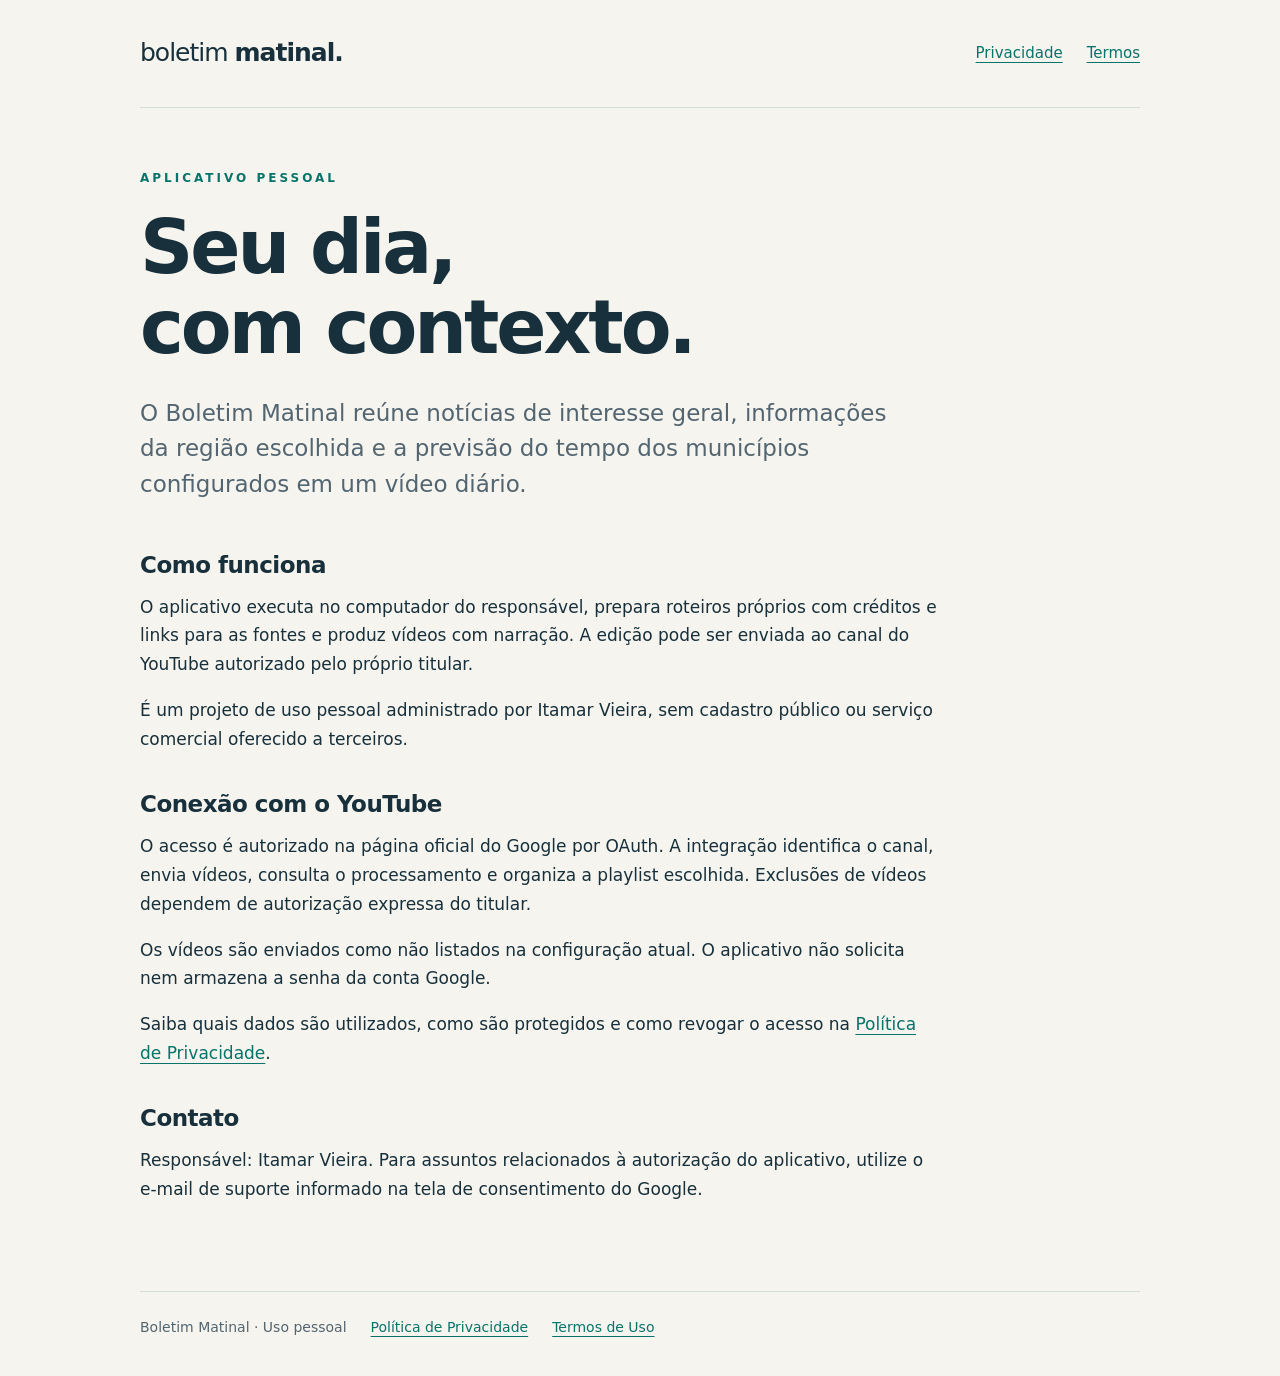
<file: index.html>
<!doctype html>
<html lang="pt-BR">
<head>
  <meta charset="utf-8">
  <meta name="viewport" content="width=device-width, initial-scale=1">
  <meta name="description" content="Boletim Matinal: aplicativo pessoal para produzir boletins de notícias, previsão local e vídeos no YouTube.">
  <title>Boletim Matinal</title>
  <link rel="stylesheet" href="style.css">
</head>
<body>
  <header><a class="brand" href="index.html">boletim <strong>matinal.</strong></a><nav aria-label="Navegação"><a href="privacidade.html">Privacidade</a><a href="termos.html">Termos</a></nav></header>
  <main>
    <p class="eyebrow">APLICATIVO PESSOAL</p>
    <h1>Seu dia,<br>com contexto.</h1>
    <p class="lead">O Boletim Matinal reúne notícias de interesse geral, informações da região escolhida e a previsão do tempo dos municípios configurados em um vídeo diário.</p>
    <section>
      <h2>Como funciona</h2>
      <p>O aplicativo executa no computador do responsável, prepara roteiros próprios com créditos e links para as fontes e produz vídeos com narração. A edição pode ser enviada ao canal do YouTube autorizado pelo próprio titular.</p>
      <p>É um projeto de uso pessoal administrado por Itamar Vieira, sem cadastro público ou serviço comercial oferecido a terceiros.</p>
    </section>
    <section>
      <h2>Conexão com o YouTube</h2>
      <p>O acesso é autorizado na página oficial do Google por OAuth. A integração identifica o canal, envia vídeos, consulta o processamento e organiza a playlist escolhida. Exclusões de vídeos dependem de autorização expressa do titular.</p>
      <p>Os vídeos são enviados como não listados na configuração atual. O aplicativo não solicita nem armazena a senha da conta Google.</p>
      <p>Saiba quais dados são utilizados, como são protegidos e como revogar o acesso na <a href="privacidade.html">Política de Privacidade</a>.</p>
    </section>
    <section>
      <h2>Contato</h2>
      <p>Responsável: Itamar Vieira. Para assuntos relacionados à autorização do aplicativo, utilize o e-mail de suporte informado na tela de consentimento do Google.</p>
    </section>
  </main>
  <footer><span>Boletim Matinal · Uso pessoal</span><a href="privacidade.html">Política de Privacidade</a><a href="termos.html">Termos de Uso</a></footer>
</body>
</html>
</file>
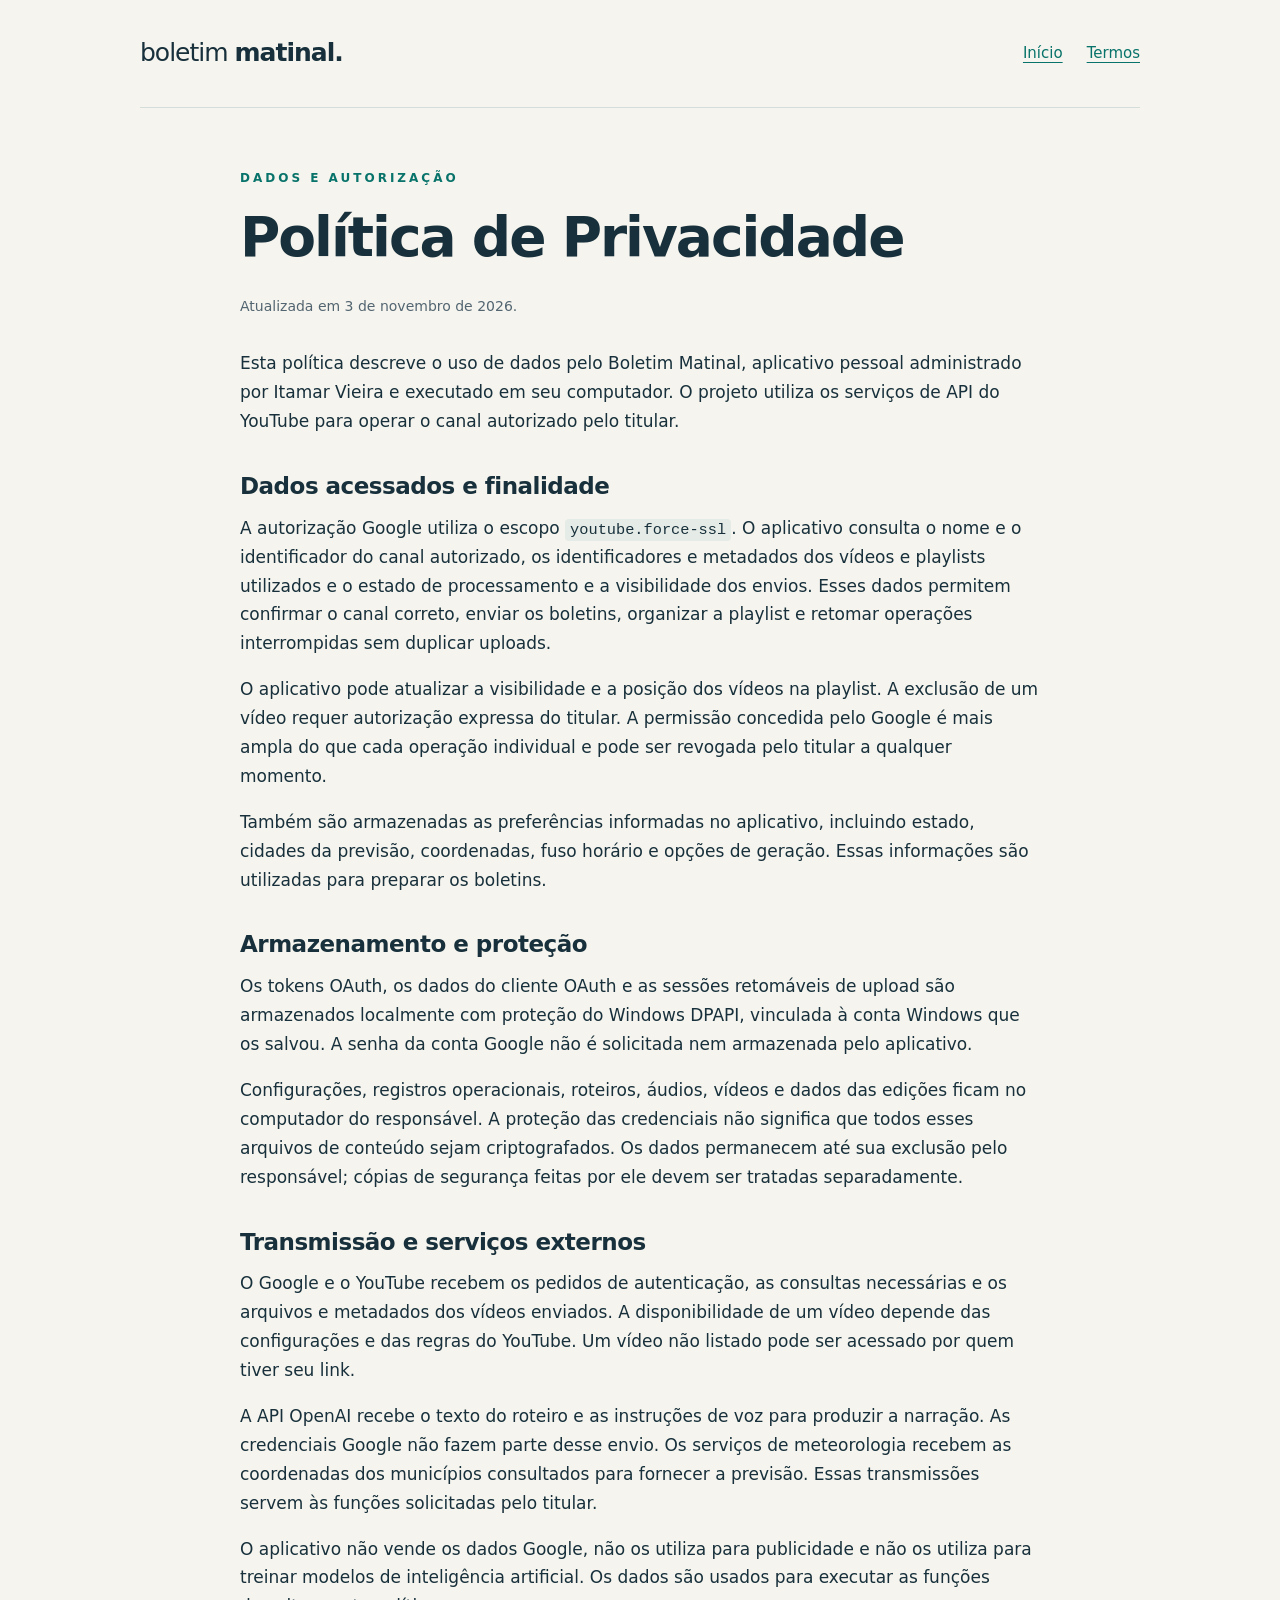
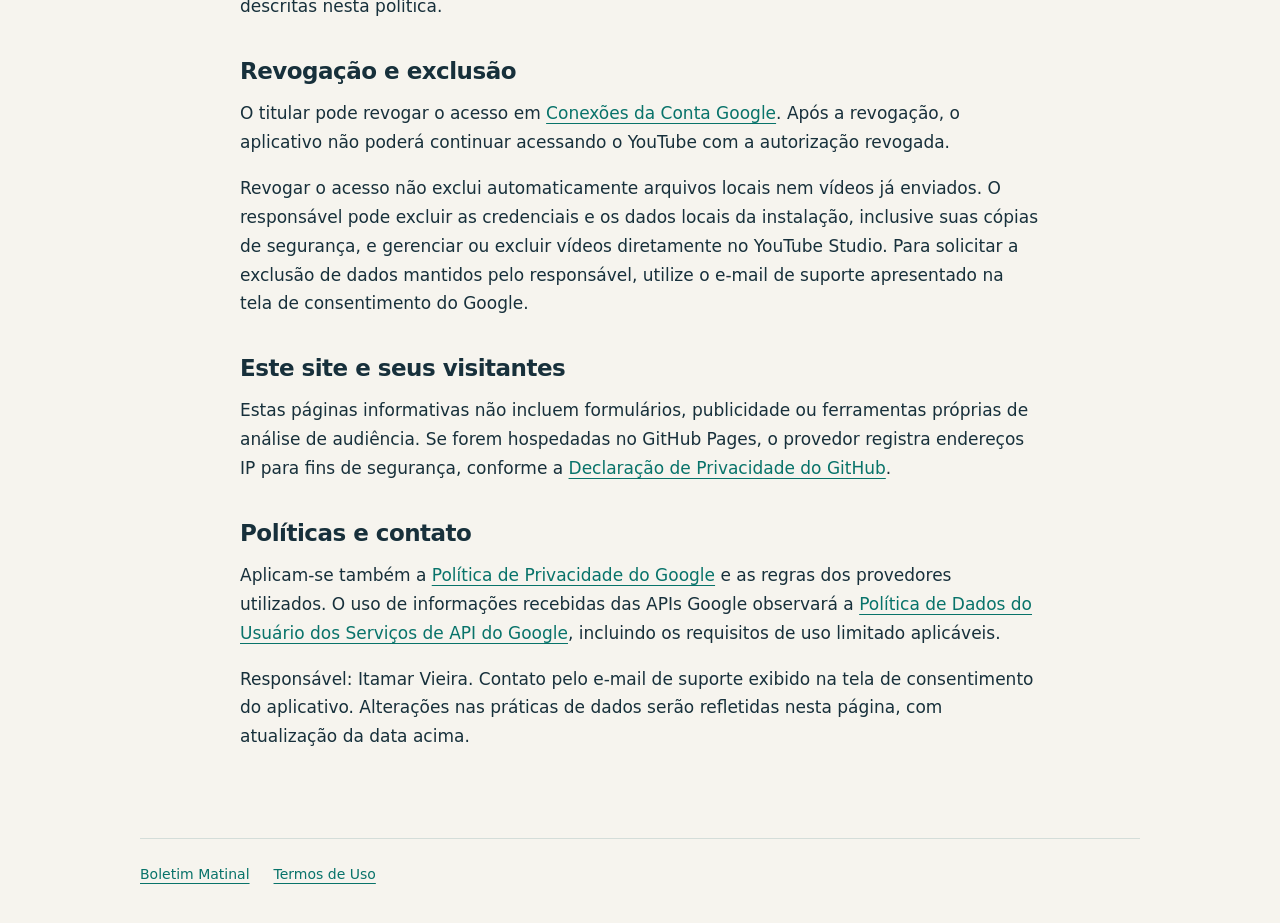
<file: privacidade.html>
<!doctype html>
<html lang="pt-BR">
<head>
  <meta charset="utf-8">
  <meta name="viewport" content="width=device-width, initial-scale=1">
  <title>Política de Privacidade · Boletim Matinal</title>
  <link rel="stylesheet" href="style.css">
</head>
<body>
  <header><a class="brand" href="index.html">boletim <strong>matinal.</strong></a><nav aria-label="Navegação"><a href="index.html">Início</a><a href="termos.html">Termos</a></nav></header>
  <main class="document">
    <p class="eyebrow">DADOS E AUTORIZAÇÃO</p>
    <h1>Política de Privacidade</h1>
    <p class="updated">Atualizada em 3 de novembro de 2026.</p>
    <p>Esta política descreve o uso de dados pelo Boletim Matinal, aplicativo pessoal administrado por Itamar Vieira e executado em seu computador. O projeto utiliza os serviços de API do YouTube para operar o canal autorizado pelo titular.</p>
    <h2>Dados acessados e finalidade</h2>
    <p>A autorização Google utiliza o escopo <code>youtube.force-ssl</code>. O aplicativo consulta o nome e o identificador do canal autorizado, os identificadores e metadados dos vídeos e playlists utilizados e o estado de processamento e a visibilidade dos envios. Esses dados permitem confirmar o canal correto, enviar os boletins, organizar a playlist e retomar operações interrompidas sem duplicar uploads.</p>
    <p>O aplicativo pode atualizar a visibilidade e a posição dos vídeos na playlist. A exclusão de um vídeo requer autorização expressa do titular. A permissão concedida pelo Google é mais ampla do que cada operação individual e pode ser revogada pelo titular a qualquer momento.</p>
    <p>Também são armazenadas as preferências informadas no aplicativo, incluindo estado, cidades da previsão, coordenadas, fuso horário e opções de geração. Essas informações são utilizadas para preparar os boletins.</p>
    <h2>Armazenamento e proteção</h2>
    <p>Os tokens OAuth, os dados do cliente OAuth e as sessões retomáveis de upload são armazenados localmente com proteção do Windows DPAPI, vinculada à conta Windows que os salvou. A senha da conta Google não é solicitada nem armazenada pelo aplicativo.</p>
    <p>Configurações, registros operacionais, roteiros, áudios, vídeos e dados das edições ficam no computador do responsável. A proteção das credenciais não significa que todos esses arquivos de conteúdo sejam criptografados. Os dados permanecem até sua exclusão pelo responsável; cópias de segurança feitas por ele devem ser tratadas separadamente.</p>
    <h2>Transmissão e serviços externos</h2>
    <p>O Google e o YouTube recebem os pedidos de autenticação, as consultas necessárias e os arquivos e metadados dos vídeos enviados. A disponibilidade de um vídeo depende das configurações e das regras do YouTube. Um vídeo não listado pode ser acessado por quem tiver seu link.</p>
    <p>A API OpenAI recebe o texto do roteiro e as instruções de voz para produzir a narração. As credenciais Google não fazem parte desse envio. Os serviços de meteorologia recebem as coordenadas dos municípios consultados para fornecer a previsão. Essas transmissões servem às funções solicitadas pelo titular.</p>
    <p>O aplicativo não vende os dados Google, não os utiliza para publicidade e não os utiliza para treinar modelos de inteligência artificial. Os dados são usados para executar as funções descritas nesta política.</p>
    <h2>Revogação e exclusão</h2>
    <p>O titular pode revogar o acesso em <a href="https://myaccount.google.com/connections">Conexões da Conta Google</a>. Após a revogação, o aplicativo não poderá continuar acessando o YouTube com a autorização revogada.</p>
    <p>Revogar o acesso não exclui automaticamente arquivos locais nem vídeos já enviados. O responsável pode excluir as credenciais e os dados locais da instalação, inclusive suas cópias de segurança, e gerenciar ou excluir vídeos diretamente no YouTube Studio. Para solicitar a exclusão de dados mantidos pelo responsável, utilize o e-mail de suporte apresentado na tela de consentimento do Google.</p>
    <h2>Este site e seus visitantes</h2>
    <p>Estas páginas informativas não incluem formulários, publicidade ou ferramentas próprias de análise de audiência. Se forem hospedadas no GitHub Pages, o provedor registra endereços IP para fins de segurança, conforme a <a href="https://docs.github.com/en/site-policy/privacy-policies/github-general-privacy-statement">Declaração de Privacidade do GitHub</a>.</p>
    <h2>Políticas e contato</h2>
    <p>Aplicam-se também a <a href="https://policies.google.com/privacy">Política de Privacidade do Google</a> e as regras dos provedores utilizados. O uso de informações recebidas das APIs Google observará a <a href="https://developers.google.com/terms/api-services-user-data-policy">Política de Dados do Usuário dos Serviços de API do Google</a>, incluindo os requisitos de uso limitado aplicáveis.</p>
    <p>Responsável: Itamar Vieira. Contato pelo e-mail de suporte exibido na tela de consentimento do aplicativo. Alterações nas práticas de dados serão refletidas nesta página, com atualização da data acima.</p>
  </main>
  <footer><a href="index.html">Boletim Matinal</a><a href="termos.html">Termos de Uso</a></footer>
</body>
</html>
</file>
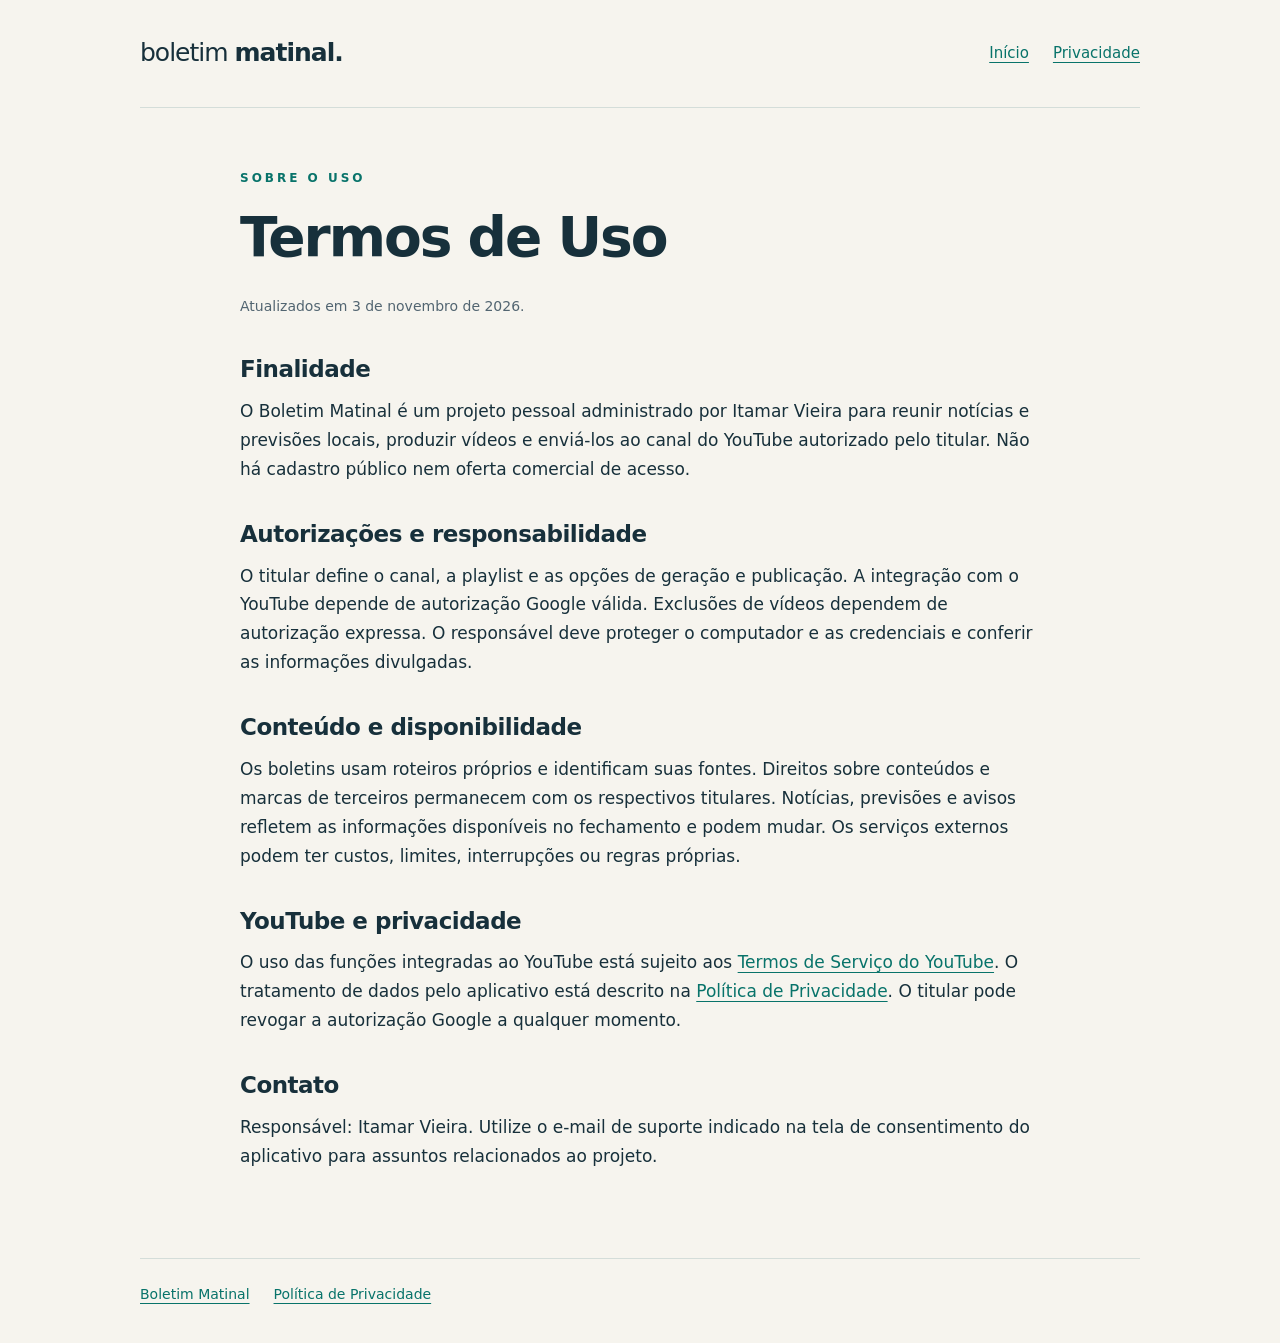
<file: termos.html>
<!doctype html>
<html lang="pt-BR">
<head>
  <meta charset="utf-8">
  <meta name="viewport" content="width=device-width, initial-scale=1">
  <title>Termos de Uso · Boletim Matinal</title>
  <link rel="stylesheet" href="style.css">
</head>
<body>
  <header><a class="brand" href="index.html">boletim <strong>matinal.</strong></a><nav aria-label="Navegação"><a href="index.html">Início</a><a href="privacidade.html">Privacidade</a></nav></header>
  <main class="document">
    <p class="eyebrow">SOBRE O USO</p>
    <h1>Termos de Uso</h1>
    <p class="updated">Atualizados em 3 de novembro de 2026.</p>
    <h2>Finalidade</h2>
    <p>O Boletim Matinal é um projeto pessoal administrado por Itamar Vieira para reunir notícias e previsões locais, produzir vídeos e enviá-los ao canal do YouTube autorizado pelo titular. Não há cadastro público nem oferta comercial de acesso.</p>
    <h2>Autorizações e responsabilidade</h2>
    <p>O titular define o canal, a playlist e as opções de geração e publicação. A integração com o YouTube depende de autorização Google válida. Exclusões de vídeos dependem de autorização expressa. O responsável deve proteger o computador e as credenciais e conferir as informações divulgadas.</p>
    <h2>Conteúdo e disponibilidade</h2>
    <p>Os boletins usam roteiros próprios e identificam suas fontes. Direitos sobre conteúdos e marcas de terceiros permanecem com os respectivos titulares. Notícias, previsões e avisos refletem as informações disponíveis no fechamento e podem mudar. Os serviços externos podem ter custos, limites, interrupções ou regras próprias.</p>
    <h2>YouTube e privacidade</h2>
    <p>O uso das funções integradas ao YouTube está sujeito aos <a href="https://www.youtube.com/t/terms">Termos de Serviço do YouTube</a>. O tratamento de dados pelo aplicativo está descrito na <a href="privacidade.html">Política de Privacidade</a>. O titular pode revogar a autorização Google a qualquer momento.</p>
    <h2>Contato</h2>
    <p>Responsável: Itamar Vieira. Utilize o e-mail de suporte indicado na tela de consentimento do aplicativo para assuntos relacionados ao projeto.</p>
  </main>
  <footer><a href="index.html">Boletim Matinal</a><a href="privacidade.html">Política de Privacidade</a></footer>
</body>
</html>
</file>
<file: style.css>
:root{color-scheme:light;--ink:#17303b;--muted:#526571;--paper:#f6f4ee;--line:#d4ddd9;--accent:#08736a}
*{box-sizing:border-box}
body{margin:0;background:var(--paper);color:var(--ink);font:17px/1.7 system-ui,-apple-system,"Segoe UI",sans-serif}
a{color:var(--accent);text-underline-offset:4px}
a:focus-visible{outline:3px solid var(--accent);outline-offset:5px}
header,main,footer{width:min(100% - 48px,1000px);margin:auto}
header{display:flex;align-items:center;justify-content:space-between;gap:24px;padding:32px 0;border-bottom:1px solid var(--line)}
.brand{color:var(--ink);font-size:25px;letter-spacing:-1px;text-decoration:none}
.brand strong{font-weight:800}
nav{display:flex;gap:24px;font-size:15px}
main{padding:60px 0 70px}
.eyebrow{font-size:12px;font-weight:750;letter-spacing:3px;color:var(--accent);margin:0 0 20px}
h1{font-size:clamp(40px,7vw,74px);letter-spacing:-3px;line-height:1.08;margin:0 0 28px;max-width:850px;overflow-wrap:break-word}
.lead{font-size:23px;line-height:1.55;max-width:780px;color:var(--muted);margin-bottom:48px}
section{max-width:800px;margin-top:36px}
h2{font-size:23px;line-height:1.3;letter-spacing:-.5px;margin:36px 0 12px}
p{margin:0 0 17px}
.document{max-width:800px}
.document h1{font-size:clamp(36px,6vw,55px);letter-spacing:-2px}
.updated{color:var(--muted);font-size:14px;margin-bottom:30px}
code{font-size:.9em;background:#e5ebe6;padding:2px 5px;border-radius:4px;overflow-wrap:anywhere}
footer{display:flex;gap:24px;flex-wrap:wrap;border-top:1px solid var(--line);padding:24px 0 36px;font-size:14px;color:var(--muted)}
@media(max-width:560px){header{align-items:flex-start;flex-direction:column;gap:12px;padding:22px 0}main{padding:40px 0}.lead{font-size:20px}h1{letter-spacing:-2px}footer{gap:12px 24px}}
</file>
